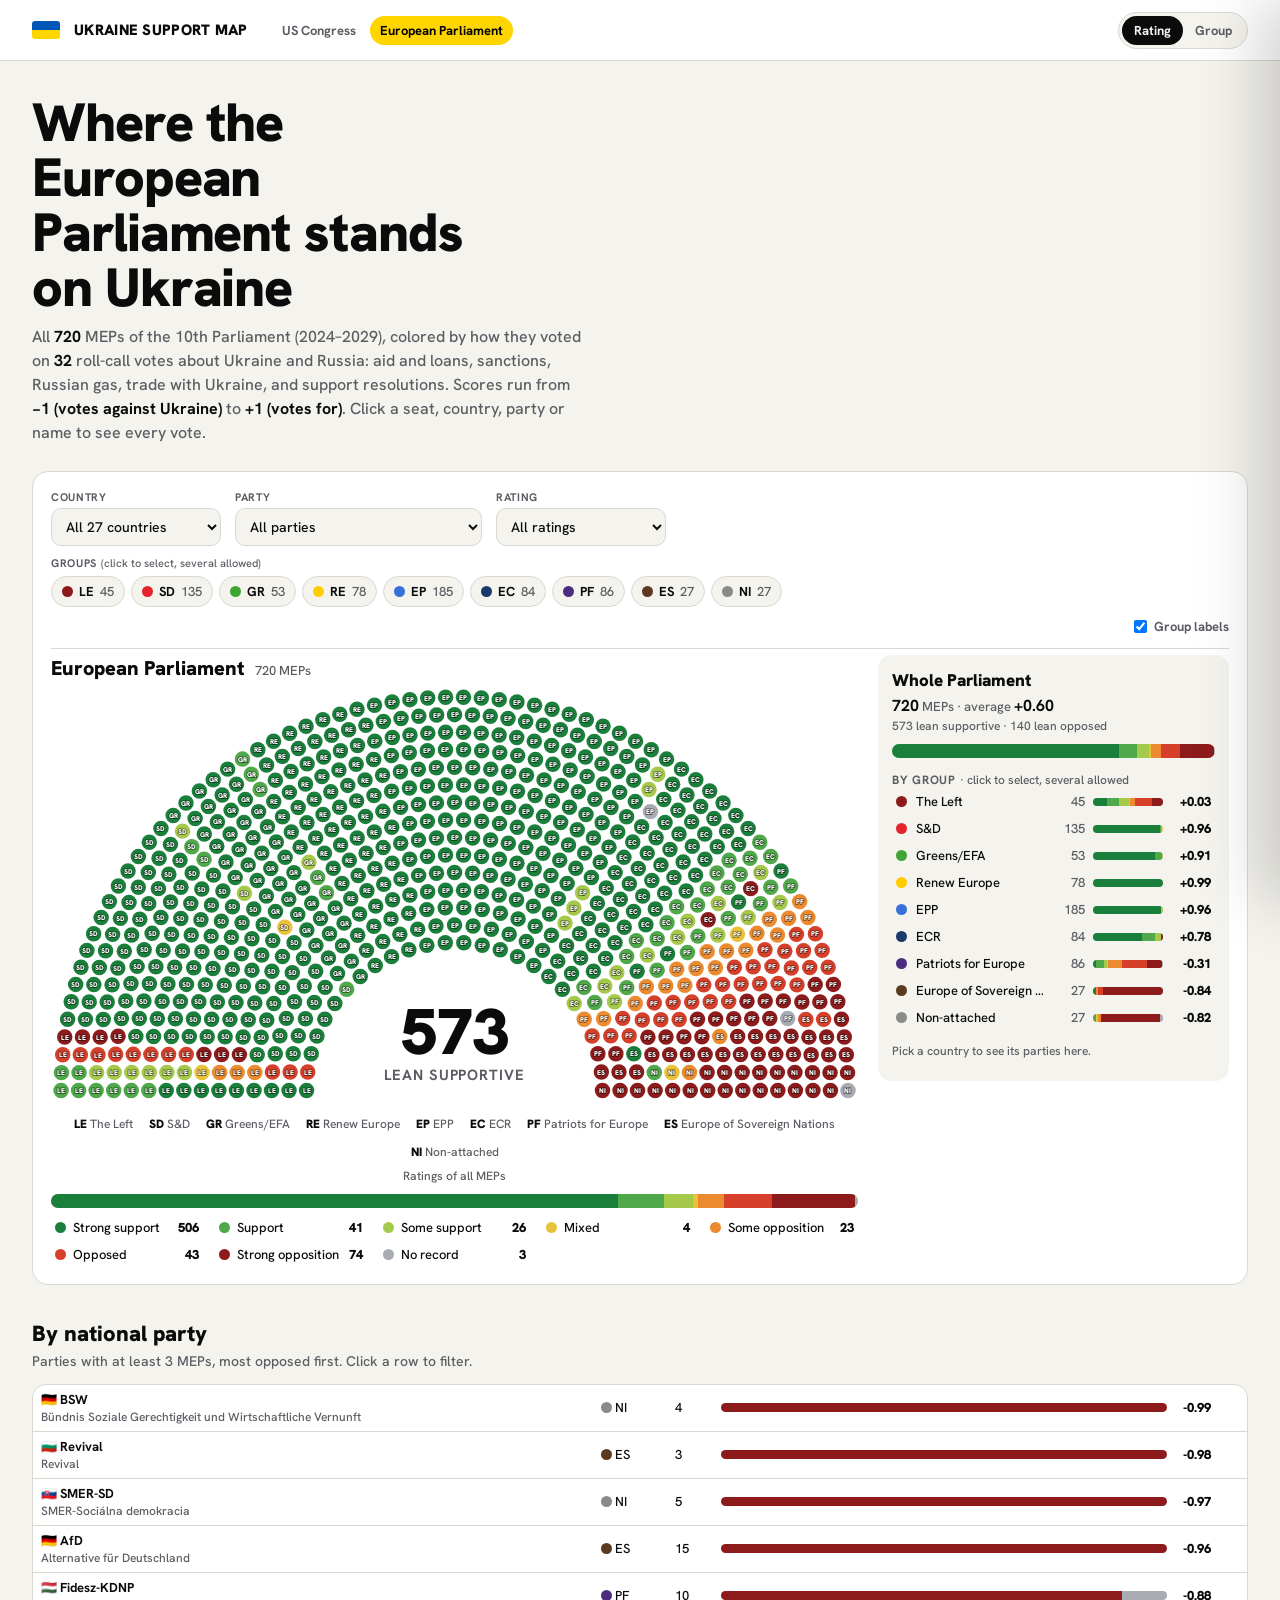
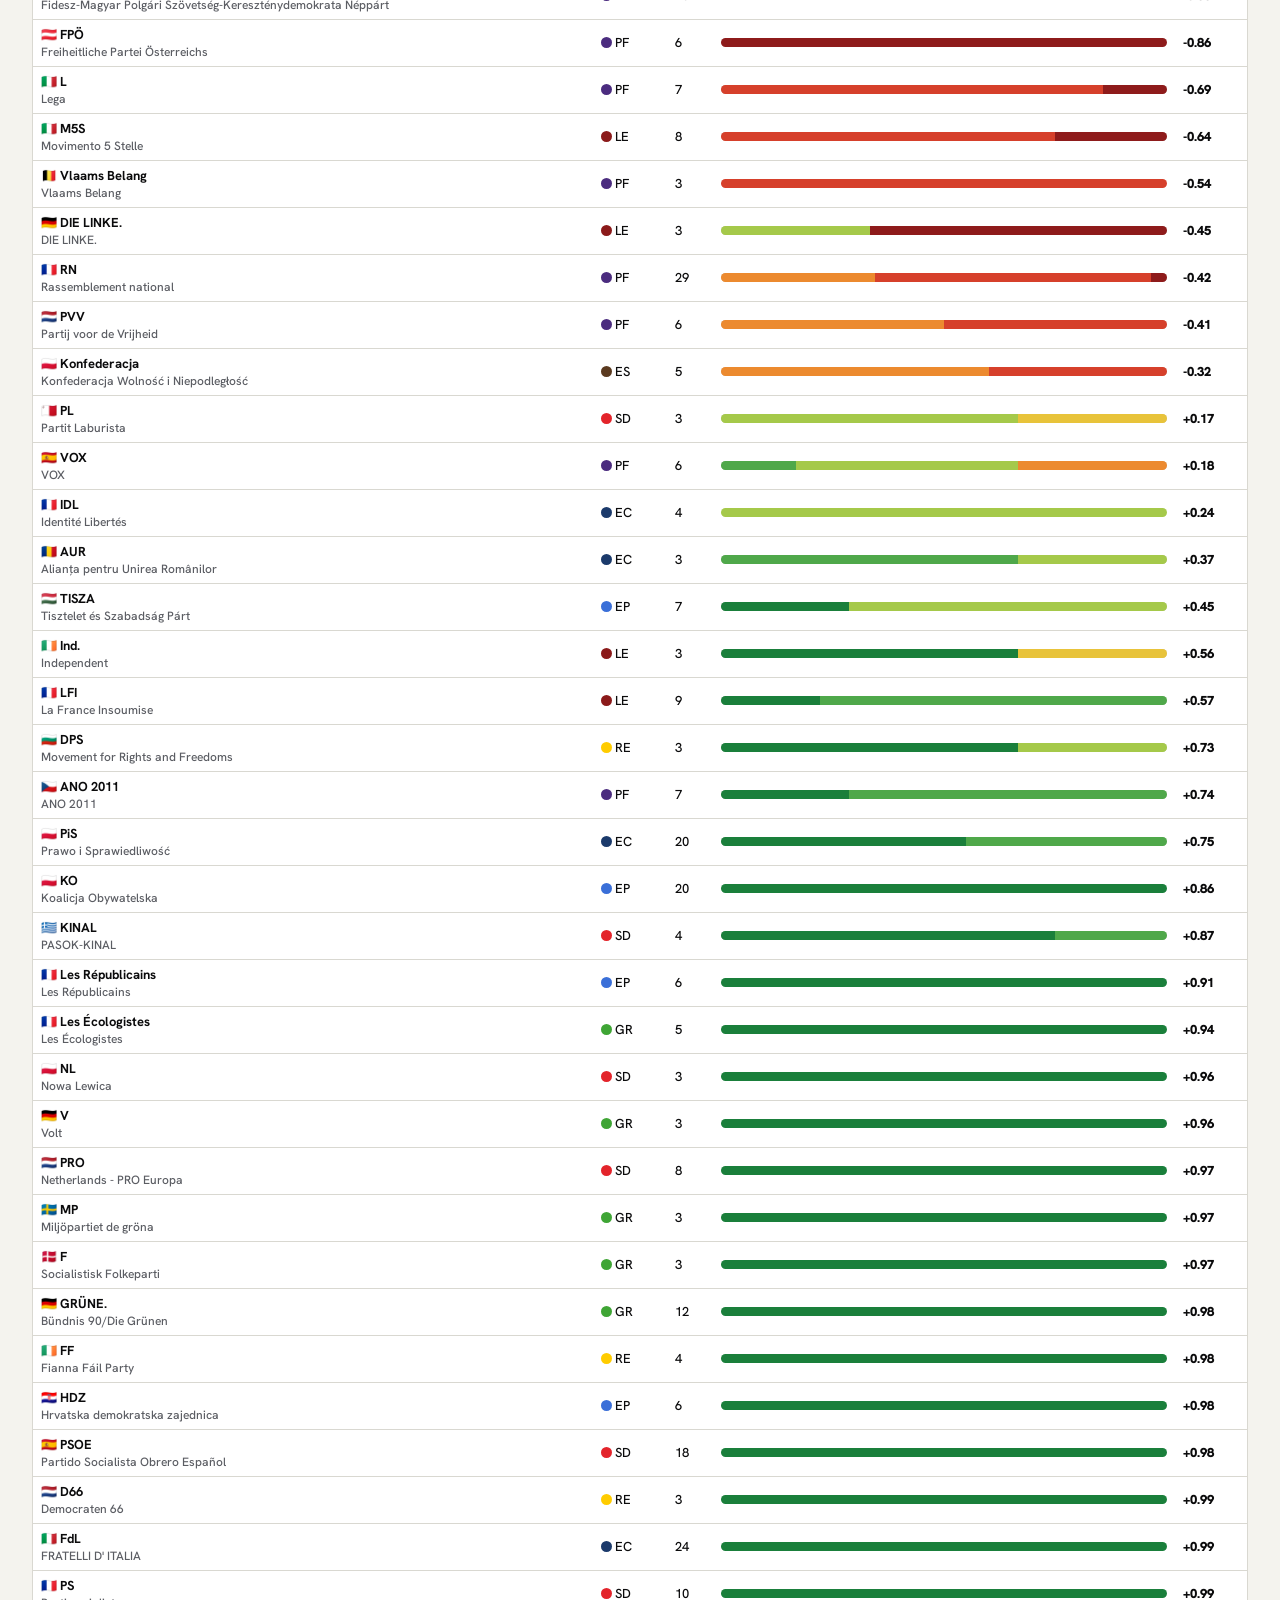
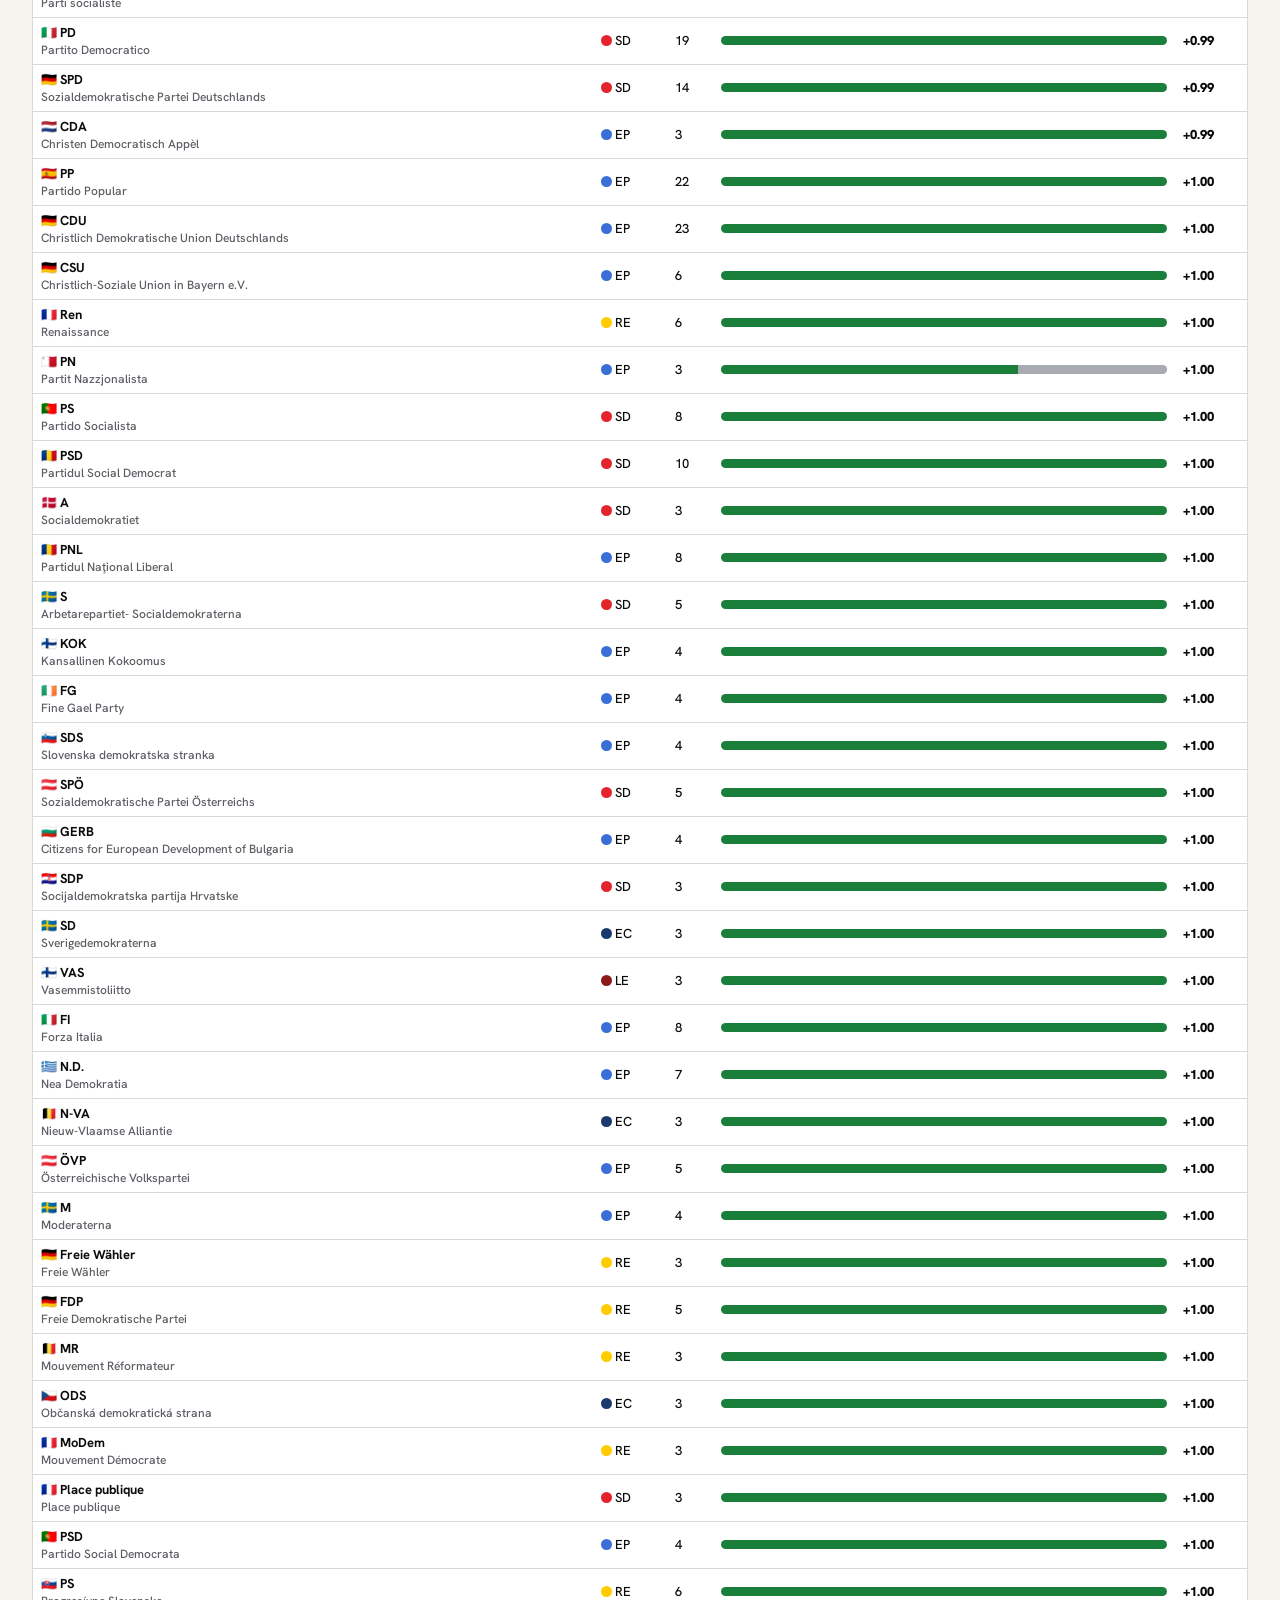
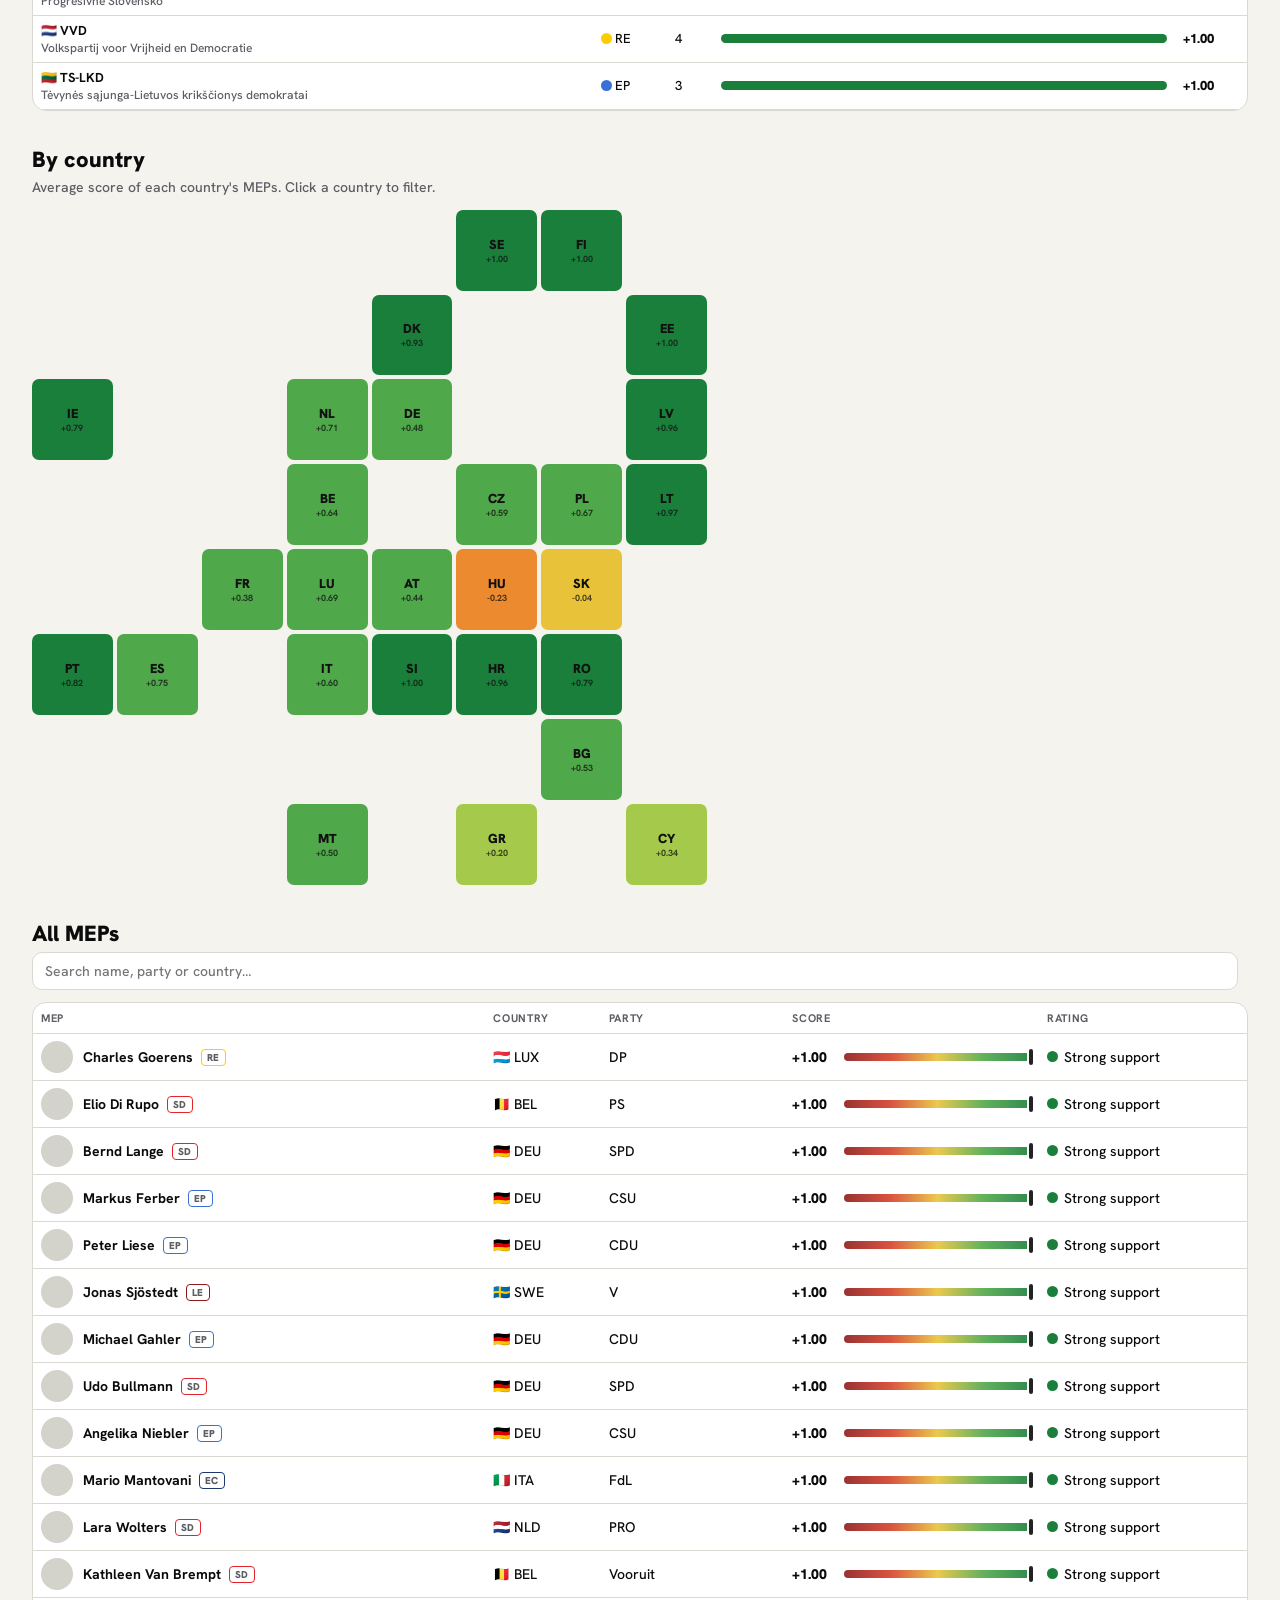
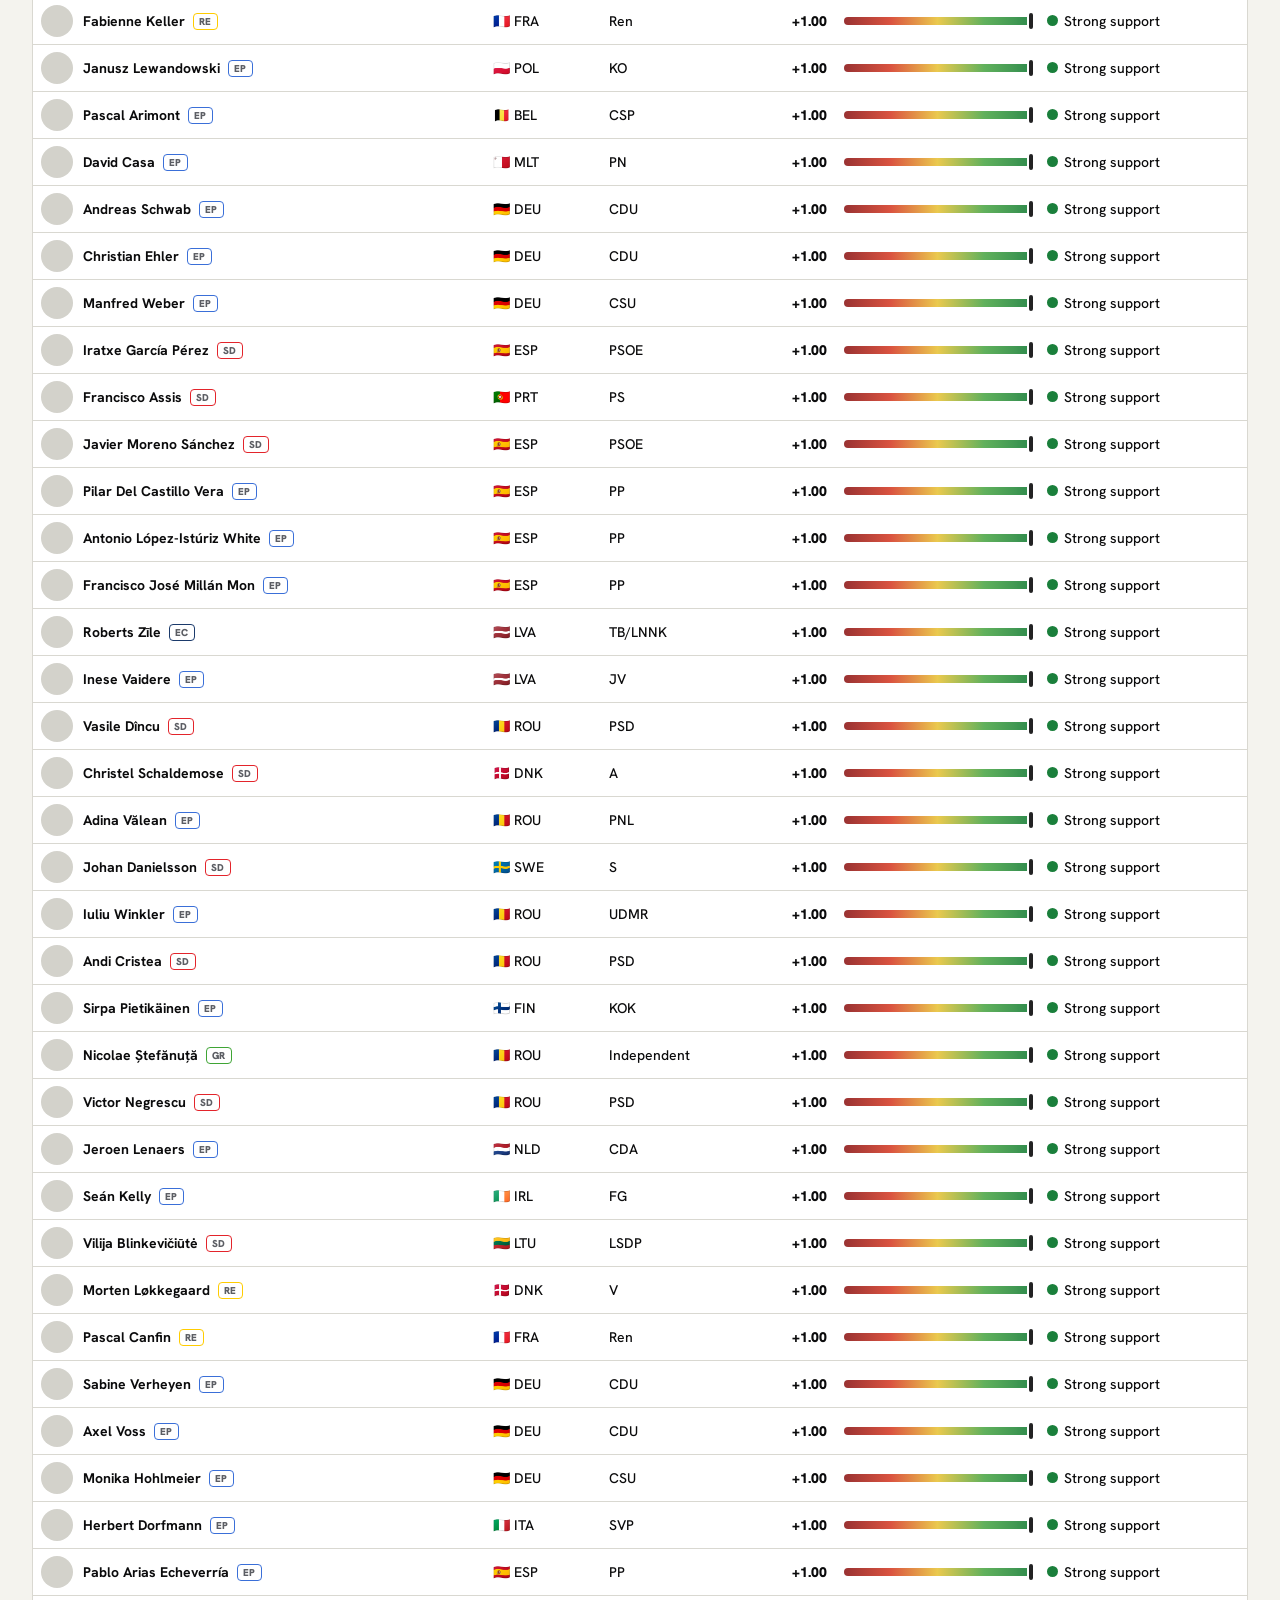
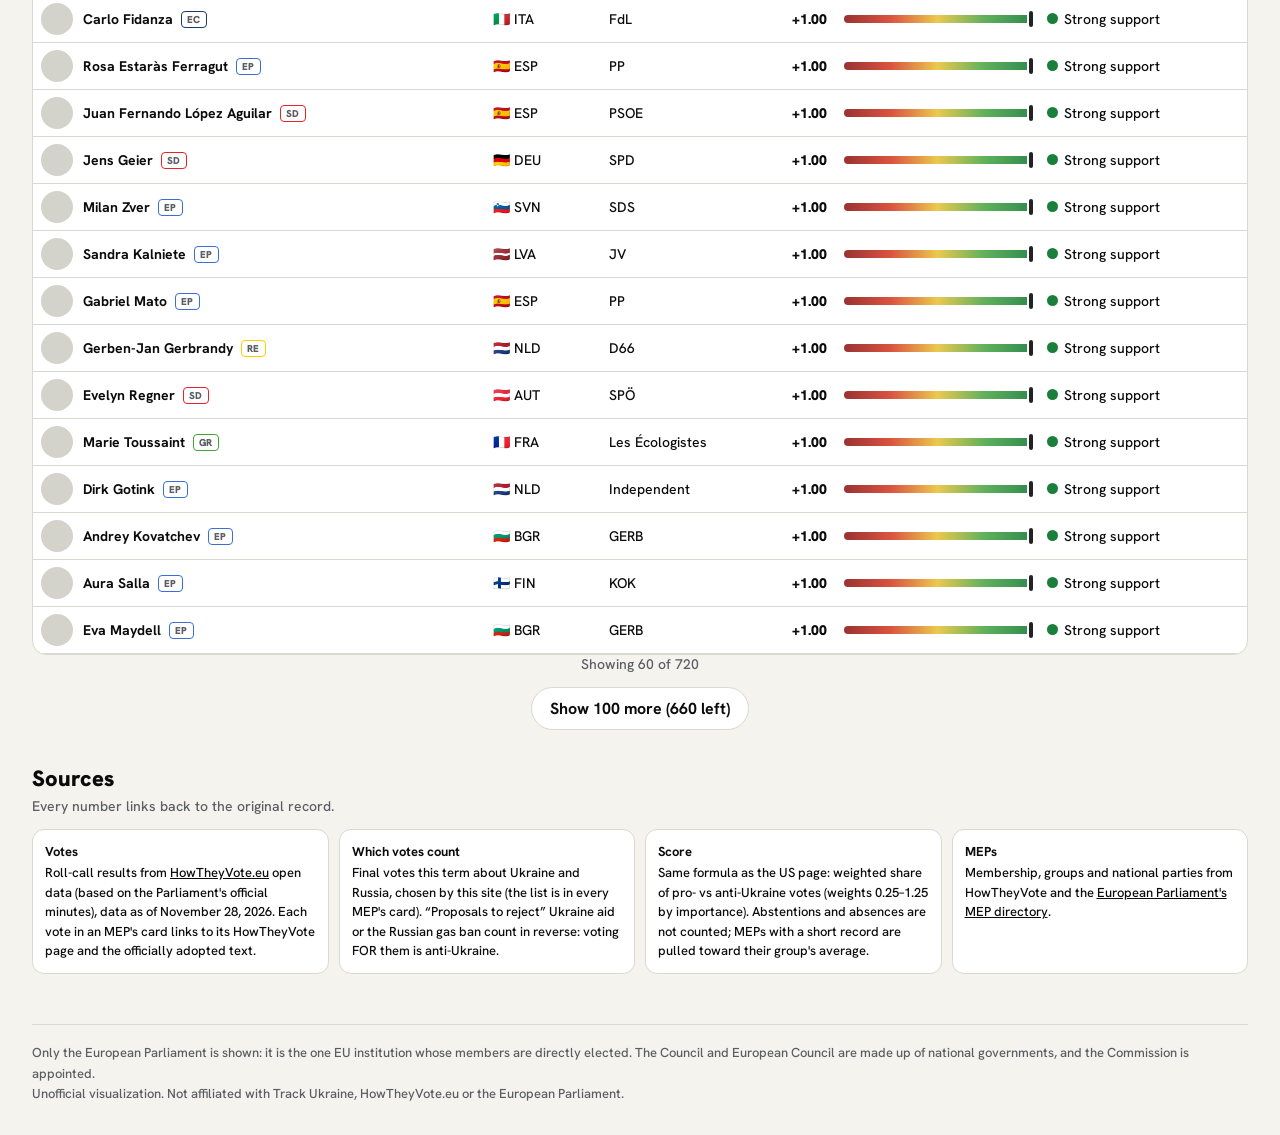
<file: site/eu.html>
<!doctype html>
<html lang="en">
<head>
<meta charset="utf-8">
<meta name="viewport" content="width=device-width, initial-scale=1">
<title>Ukraine Support Map</title>
<meta name="description" content="Every Member of the European Parliament, colored by their votes on Ukraine.">
<link rel="preconnect" href="https://fonts.googleapis.com">
<link href="https://fonts.googleapis.com/css2?family=Hanken+Grotesk:wght@500;700;900&display=swap" rel="stylesheet">
<link rel="stylesheet" href="shared.css">
<style>
:root{--g-GUE_NGL:#8b1a1a;--g-SD:#e3242b;--g-GREEN_EFA:#3fa535;--g-RENEW:#ffcc00;--g-EPP:#3a6fd8;--g-ECR:#1b3a6b;--g-PFE:#4b2c7f;--g-ESN:#5b3a1f;--g-NI:#8a8a8a}
.ctiles{display:grid;grid-template-columns:repeat(9,1fr);gap:4px;max-width:760px}
.fbar{display:flex;flex-wrap:wrap;gap:10px 14px;align-items:flex-end;padding-bottom:12px;margin-bottom:6px;border-bottom:1px solid var(--line)}
.fbar label{display:flex;flex-direction:column;gap:4px;font-size:11px;text-transform:uppercase;letter-spacing:.06em;color:var(--muted);font-weight:700}
.fbar select{font:inherit;font-size:14px;text-transform:none;letter-spacing:0;font-weight:500;padding:8px 10px;border-radius:10px;border:1px solid var(--line);background:var(--bg);color:var(--fg);min-width:170px;max-width:260px}
.fbar .clr{font:inherit;font-size:13px;font-weight:700;padding:8px 12px;border-radius:999px;border:0;background:var(--accent);color:#000;cursor:pointer}
.fbar .flt{flex-direction:row;margin-left:auto;align-items:center;text-transform:none;letter-spacing:0;font-size:13px}
.flegend{flex-direction:row}
.flegend span{padding:2px 4px}
.statcap{font-size:12px;color:var(--muted);text-align:center;margin-top:6px}
.gpick{flex-basis:100%;display:flex;flex-direction:column;gap:6px}
.glab{font-size:11px;text-transform:uppercase;letter-spacing:.06em;color:var(--muted);font-weight:700}.glab i{text-transform:none;letter-spacing:0;font-style:normal;font-weight:500}
#gpills{display:flex;flex-wrap:wrap;gap:6px}
.gpill{font:inherit;font-size:13px;font-weight:700;display:inline-flex;align-items:center;gap:6px;padding:6px 10px;border-radius:999px;border:1px solid var(--line);background:var(--bg);color:var(--fg);cursor:pointer}
.gpill i{font-style:normal;color:var(--muted);font-weight:500}
.gpill .ck{width:15px;height:15px;border-radius:4px;border:1.5px solid var(--muted);display:inline-flex;align-items:center;justify-content:center;font-size:11px;line-height:1}
.gpill[aria-pressed="true"]{border-color:var(--fg)}.gpill[aria-pressed="true"] .ck{background:var(--fg);color:var(--bg);border-color:var(--fg)}
.gpill:disabled{opacity:.35;cursor:default} /* toggle pills: no checkbox drawn, selected = filled */ .gpill .ck{display:none!important} .gpill:hover:not(:disabled){border-color:var(--muted)} .gpill[aria-pressed="true"]{background:var(--fg)!important;color:var(--bg)!important;border-color:var(--fg)!important} .gpill[aria-pressed="true"] i{color:inherit;opacity:.7} .gpill[aria-pressed="true"] b{color:inherit!important} .gpill[aria-pressed="true"] .sw{box-shadow:0 0 0 2px var(--bg)} 
.epgrid{display:grid;grid-template-columns:1fr;gap:20px}
@media (min-width:1250px){.epgrid{grid-template-columns:minmax(0,2.3fr) minmax(320px,1fr);align-items:start}}
.selpanel{background:var(--bg);border-radius:14px;padding:14px;font-size:13px}
.seltitle{font-weight:900;font-size:17px}
.selbig{margin-top:4px;color:var(--muted)} .selbig b{color:var(--fg);font-size:16px}
.selmeta{color:var(--muted);font-size:12px;margin:2px 0 8px}
.selrow{all:unset;box-sizing:border-box;cursor:pointer;display:grid;grid-template-columns:12px minmax(0,1fr) 28px 70px 40px;gap:8px;align-items:center;width:100%;padding:5px 4px;border-radius:6px}
.selrow:hover{background:var(--surface)}
.selrow[aria-pressed="true"]{background:var(--fg);color:var(--bg)}.selrow[aria-pressed="true"] .n{color:inherit;opacity:.7}
.selrow .nm{white-space:nowrap;overflow:hidden;text-overflow:ellipsis}
.selrow .n{text-align:right;color:var(--muted);font-variant-numeric:tabular-nums}
.selrow .bar{margin:0;height:8px}
.selrow .av{text-align:right;font-weight:900;font-variant-numeric:tabular-nums}
</style>
</head>
<body>
<header class="top"><div class="wrap">
  <div class="flag" aria-hidden="true"></div>
  <div class="brand">Ukraine Support Map</div>
  <nav class="nav" aria-label="Region"><a href="./">US Congress</a><a href="eu.html" aria-current="page">European Parliament</a></nav>
  <div class="spacer"></div>
  <div class="seg" role="group" aria-label="Color seats by">
    <button data-color="rating" aria-pressed="true">Rating</button>
    <button data-color="group" aria-pressed="false">Group</button>
  </div>
</div></header>

<main class="wrap">
  <h1>Where the European Parliament stands on Ukraine</h1>
  <p class="lede">All <b id="nMeps">720</b> MEPs of the 10th Parliament (2024–2029), colored by how they voted on <b id="nVotes"></b> roll-call votes about Ukraine and Russia: aid and loans, sanctions, Russian gas, trade with Ukraine, and support resolutions. Scores run from <b>−1 (votes against Ukraine)</b> to <b>+1 (votes for)</b>. Click a seat, country, party or name to see every vote.</p>

  <div class="card">
    <div class="fbar">
      <label>Country <select id="fC" aria-label="Country"><option value="">All 27 countries</option></select></label>
      <label>Party <select id="fP" aria-label="National party"><option value="">All parties</option></select></label>
      <label>Rating <select id="fB" aria-label="Rating"><option value="">All ratings</option></select></label>
      <button class="clr" id="clrAll" hidden>Clear filters ✕</button>
      <div class="gpick"><span class="glab">Groups <i>(click to select, several allowed)</i></span><div id="gpills" role="group" aria-label="Political groups"></div></div>
      <label class="flt"><input type="checkbox" id="fLabels" checked> Group labels</label>
    </div>
    <div class="epgrid">
      <div><h2>European Parliament <span id="epSub"></span></h2>
        <svg class="hemi" id="ep" viewBox="0 0 1200 625"></svg><div class="flegend" id="flegend"></div><div id="epStats"></div></div>
      <aside class="selpanel" id="selpanel"></aside>
    </div>
  </div>


  <section class="blk">
    <h3>By national party</h3>
    <p id="partyNote">Parties with at least 3 MEPs, most opposed first. Click a row to filter.</p>
    <div class="tablewrap"><table class="ptable" id="parties"></table></div>
  </section>

  <section class="blk">
    <h3>By country</h3>
    <p>Average score of each country's MEPs. Click a country to filter.</p>
    <div class="ctiles" id="tiles"></div>
  </section>

  <section class="blk">
    <h3>All MEPs</h3>
    <div class="tools">
      <input id="q" type="search" placeholder="Search name, party or country…" aria-label="Search MEPs">
      <span id="chips"></span>
    </div>
    <div class="tablewrap"><table>
      <thead><tr><th data-k="name">MEP</th><th data-k="country">Country</th><th data-k="party" class="hide-sm">Party</th><th data-k="score">Score</th><th data-k="label" class="hide-sm">Rating</th></tr></thead>
      <tbody id="rows"></tbody>
    </table></div>
    <p class="count" id="count"></p>
    <button class="more" id="more" hidden>Show more</button>
  </section>

  <section class="blk">
    <h3>Sources</h3>
    <p>Every number links back to the original record.</p>
    <div class="sources">
      <div><b>Votes</b>Roll-call results from <a href="https://howtheyvote.eu" target="_blank" rel="noopener">HowTheyVote.eu</a> open data (based on the Parliament's official minutes), data as of <span id="asof"></span>. Each vote in an MEP's card links to its HowTheyVote page and the officially adopted text.</div>
      <div><b>Which votes count</b>Final votes this term about Ukraine and Russia, chosen by this site (the list is in every MEP's card). “Proposals to reject” Ukraine aid or the Russian gas ban count in reverse: voting FOR them is anti-Ukraine.</div>
      <div><b>Score</b>Same formula as the US page: weighted share of pro- vs anti-Ukraine votes (weights 0.25–1.25 by importance). Abstentions and absences are not counted; MEPs with a short record are pulled toward their group's average.</div>
      <div><b>MEPs</b>Membership, groups and national parties from HowTheyVote and the <a href="https://www.europarl.europa.eu/meps/en/home" target="_blank" rel="noopener">European Parliament's MEP directory</a>.</div>
    </div>
  </section>

  <footer>
    Only the European Parliament is shown: it is the one EU institution whose members are directly elected. The Council and European Council are made up of national governments, and the Commission is appointed.<br>
    Unofficial visualization. Not affiliated with Track Ukraine, HowTheyVote.eu or the European Parliament.
  </footer>
</main>

<div id="tip"></div>
<div class="scrim" id="scrim"></div>
<aside id="drawer" aria-hidden="true"><div class="in" id="dIn"></div></aside>

<script>
(async function(){
const BUCKETS=[
  {k:"s3",name:"Strong support",v:"--b3"},{k:"s2",name:"Support",v:"--b2"},{k:"s1",name:"Some support",v:"--b1"},
  {k:"s0",name:"Mixed",v:"--b0"},{k:"o1",name:"Some opposition",v:"--bm1"},{k:"o2",name:"Opposed",v:"--bm2"},
  {k:"o3",name:"Strong opposition",v:"--bm3"},{k:"na",name:"No record",v:"--none"}];
function bucket(s){ if(s==null) return BUCKETS[7];
  if(s>=.75)return BUCKETS[0]; if(s>=.35)return BUCKETS[1]; if(s>=.1)return BUCKETS[2];
  if(s>-.1)return BUCKETS[3]; if(s>-.35)return BUCKETS[4]; if(s>-.75)return BUCKETS[5]; return BUCKETS[6]; }
const css=n=>getComputedStyle(document.documentElement).getPropertyValue(n).trim();
const esc=s=>String(s??"").replace(/[&<>"]/g,c=>({"&":"&amp;","<":"&lt;",">":"&gt;",'"':"&quot;"}[c]));
const fmt=s=>s==null?"—":(s>0?"+":"")+s.toFixed(2);
const flag=iso=>iso&&iso.length===2?String.fromCodePoint(...[...iso.toUpperCase()].map(c=>127397+c.charCodeAt(0))):"";
// EU-27 tile grid [col,row]
const GRID={FIN:[6,0],SWE:[5,0],EST:[7,1],IRL:[0,2],DNK:[4,1],LVA:[7,2],LTU:[7,3],NLD:[3,2],DEU:[4,2],POL:[6,3],BEL:[3,3],LUX:[3,4],CZE:[5,3],SVK:[6,4],FRA:[2,4],AUT:[4,4],HUN:[5,4],ROU:[6,5],PRT:[0,5],ESP:[1,5],ITA:[3,5],SVN:[4,5],HRV:[5,5],BGR:[6,6],MLT:[3,7],GRC:[5,7],CYP:[7,7]};

let data;
try{ data=await (await fetch("eu.json")).json(); }catch(e){ document.querySelector("main").insertAdjacentHTML("afterbegin","<p>Could not load data.</p>"); return; }
const M=data.members, V=data.votes, G=data.groups, C=data.countries, byId=Object.fromEntries(M.map(m=>[m.id,m]));
const GORDER=Object.keys(G);
document.getElementById("nMeps").textContent=M.length;
document.getElementById("nVotes").textContent=V.length;
document.getElementById("asof").textContent=data.dataAsOf?new Date(data.dataAsOf).toLocaleDateString("en-US",{month:"long",day:"numeric",year:"numeric"}):"—";
document.getElementById("epSub").textContent=`${M.length} MEPs`;

let colorBy="rating", fBucket=null, fCountry=null, fGroups=new Set(), fParty=null, selected=null;
const passes=m=>(!fBucket||bucket(m.score).k===fBucket)&&(!fCountry||m.country===fCountry)&&(!fGroups.size||fGroups.has(m.group))&&(!fParty||m.country+"|"+m.party===fParty);
const color=m=>colorBy==="group"?css("--g-"+m.group):css(bucket(m.score).v);
const cname=c=>(C[c]||{}).name||c;

// ---------- hemicycle ----------
function seatPositions(total, rows, r0, r1, cx, cy){
  const radii=[...Array(rows)].map((_,i)=>r0+(r1-r0)*i/(rows-1)), sumR=radii.reduce((a,b)=>a+b,0);
  let counts=radii.map(r=>Math.round(total*r/sumR)); counts[rows-1]+=total-counts.reduce((a,b)=>a+b,0);
  const pts=[];
  radii.forEach((r,i)=>{ const n=counts[i]; for(let j=0;j<n;j++){ const a=Math.PI*(1-(n===1?.5:j/(n-1))); pts.push({x:cx+r*Math.cos(a),y:cy-r*Math.sin(a),a}); } });
  pts.sort((p,q)=>q.a-p.a || Math.hypot(p.x-cx,p.y-cy)-Math.hypot(q.x-cx,q.y-cy));
  return pts;
}
function drawHemi(){
  const svg=document.getElementById("ep"), rDot=11.5;
  const pts=seatPositions(M.length, 15, 220, 585, 600, 600);
  const ms=M.slice().sort((a,b)=>GORDER.indexOf(a.group)-GORDER.indexOf(b.group)||(b.score??-9)-(a.score??-9));
  let h="", t="";
  pts.forEach((p,i)=>{ const m=ms[i]; if(!m) return; const x=p.x.toFixed(1), y=p.y.toFixed(1);
    h+=`<circle cx="${x}" cy="${y}" r="${rDot}" data-id="${m.id}"></circle>`;
    t+=`<text class="fl" data-id="${m.id}" x="${x}" y="${(p.y+rDot*.34).toFixed(1)}" text-anchor="middle" font-size="${(rDot*.9).toFixed(1)}">${(G[m.group]||{}).code||""}</text>`; });
  svg.innerHTML=h+t+`<text class="center-n" x="600" y="545" text-anchor="middle" id="epN"></text><text class="center-l" x="600" y="585" text-anchor="middle" id="epL"></text>`;
}
drawHemi();
document.getElementById("flegend").innerHTML=GORDER.map(k=>`<span><b>${G[k].code}</b>${esc(G[k].name)}</span>`).join("");
const groupsLabel=()=>[...fGroups].map(k=>G[k].code).join(" + ");
const exceptBucket=m=>(!fCountry||m.country===fCountry)&&(!fGroups.size||fGroups.has(m.group))&&(!fParty||m.country+"|"+m.party===fParty);
document.getElementById("fLabels").addEventListener("change",e=>document.getElementById("ep").classList.toggle("nolabels",!e.target.checked));

function paint(){
  document.querySelectorAll("#ep circle[data-id]").forEach(c=>{const m=byId[c.dataset.id]; c.setAttribute("fill",color(m)); c.classList.toggle("hit",passes(m)); c.classList.toggle("sel",selected===m.id);});
  document.querySelectorAll("#ep text.fl").forEach(t=>t.classList.toggle("hit",passes(byId[t.dataset.id])));
  const anyF=!!(fBucket||fCountry||fGroups.size||fParty);
  document.getElementById("ep").classList.toggle("dim",anyF);
  const N=document.getElementById("epN"), L=document.getElementById("epL");
  if(anyF){ N.textContent=M.filter(passes).length; L.textContent=[fGroups.size&&groupsLabel(), fParty&&fParty.split("|")[1], fCountry&&cname(fCountry), fBucket&&BUCKETS.find(b=>b.k===fBucket).name].filter(Boolean).join(" · "); }
  else { N.textContent=M.filter(m=>m.score!=null&&m.score>=.1).length; L.textContent="lean supportive"; }
  const pool=M.filter(exceptBucket);
  const cnt=BUCKETS.map(b=>({b,n:pool.filter(m=>bucket(m.score).k===b.k).length}));
  const bar=cnt.filter(c=>c.n).map(c=>`<i style="width:${c.n/Math.max(1,pool.length)*100}%;background:var(${c.b.v})" title="${c.b.name}: ${c.n}"></i>`).join("");
  const tal=cnt.map(c=>`<button data-b="${c.b.k}" aria-pressed="${fBucket===c.b.k}"><span class="sw" style="background:var(${c.b.v})"></span>${c.b.name}<b>${c.n}</b></button>`).join("");
  document.getElementById("epStats").innerHTML=`<div class="statcap">${anyF&&(fCountry||fGroups.size||fParty)?`Ratings of the ${pool.length} selected MEPs`:"Ratings of all MEPs"}</div><div class="bar">${bar}</div><div class="tally">${tal}</div>`;
  document.querySelectorAll(".seg button").forEach(b=>b.setAttribute("aria-pressed",b.dataset.color===colorBy));
}
document.addEventListener("click",e=>{const b=e.target.closest(".tally button"); if(b){ fBucket=fBucket===b.dataset.b?null:b.dataset.b; fB.value=fBucket||""; refresh(); }});
document.querySelectorAll(".seg button").forEach(b=>b.onclick=()=>{colorBy=b.dataset.color; paint();});
const tip=document.getElementById("tip");
function showTip(html,x,y){ tip.innerHTML=html; tip.style.opacity=1; const w=tip.offsetWidth,h=tip.offsetHeight;
  tip.style.left=Math.min(innerWidth-w-8,Math.max(8,x+14))+"px"; tip.style.top=(y-h-12<8?y+18:y-h-12)+"px"; }
const svg=document.getElementById("ep");
svg.addEventListener("mousemove",e=>{const c=e.target.closest("circle[data-id]"); if(!c){tip.style.opacity=0;return;} const m=byId[c.dataset.id];
  showTip(`<b>${esc(m.name)}</b> ${flag((C[m.country]||{}).iso2)}<br>${esc(G[m.group].name)} · ${esc(m.party)}<br>${esc(m.label)} · ${fmt(m.score)}`,e.clientX,e.clientY);});
svg.addEventListener("mouseleave",()=>tip.style.opacity=0);
svg.addEventListener("click",e=>{const c=e.target.closest("circle[data-id]"); if(c){tip.style.opacity=0; openMember(c.dataset.id);}});

// ---------- filter bar ----------
const fC=document.getElementById("fC"), fP=document.getElementById("fP");
fC.innerHTML+=Object.keys(GRID).map(c=>[c,cname(c)]).sort((a,b)=>a[1].localeCompare(b[1])).map(([c,n])=>`<option value="${c}">${flag((C[c]||{}).iso2)} ${esc(n)} (${M.filter(m=>m.country===c).length})</option>`).join("");
fC.addEventListener("input",()=>{ fCountry=fC.value||null; if(fParty&&fCountry&&!fParty.startsWith(fCountry+"|")) fParty=null; refresh(); });
fP.addEventListener("input",()=>{ fParty=fP.value||null; refresh(); });
document.getElementById("clrAll").onclick=()=>{ fCountry=fParty=fBucket=null; fGroups.clear(); refresh(); };
function syncBar(){
  fC.value=fCountry||""; fB.value=fBucket||"";
  const gbase=M.filter(m=>(!fCountry||m.country===fCountry)&&(!fParty||m.country+"|"+m.party===fParty)&&(!fBucket||bucket(m.score).k===fBucket));
  document.getElementById("gpills").innerHTML=GORDER.map(k=>{const n=gbase.filter(m=>m.group===k).length;
    return `<button class="gpill" data-g="${k}" aria-pressed="${fGroups.has(k)}" ${n?"":"disabled"} title="${esc(G[k].name)}"><span class="ck">${fGroups.has(k)?"✓":""}</span><span class="sw" style="background:var(--g-${k})"></span>${G[k].code} <i>${n}</i></button>`;}).join("");
  // party list follows the chosen country (and group)
  const by={}; M.filter(m=>m.party&&(!fCountry||m.country===fCountry)&&(!fGroups.size||fGroups.has(m.group))).forEach(m=>{const k=m.country+"|"+m.party; by[k]=(by[k]||0)+1;});
  const opts=Object.entries(by).sort((a,b)=>b[1]-a[1]).map(([k,n])=>{const [c,p]=k.split("|"); return `<option value="${esc(k)}">${fCountry?"":flag((C[c]||{}).iso2)+" "}${esc(p)} (${n})</option>`;});
  if(fParty&&!by[fParty]) opts.unshift(`<option value="${esc(fParty)}">${esc(fParty.split("|")[1])}</option>`);
  fP.innerHTML=`<option value="">${fCountry?"All parties in "+esc(cname(fCountry)):"All parties"}</option>`+opts.join(""); fP.value=fParty||"";
  document.getElementById("clrAll").hidden=!(fCountry||fParty||fGroups.size||fBucket);
}
// selection breakdown next to the map
function renderSel(){
  const sel=M.filter(passes), title=[fCountry&&`${flag((C[fCountry]||{}).iso2)} ${cname(fCountry)}`, fGroups.size&&[...fGroups].map(k=>G[k].name).join(" + "), fParty&&fParty.split("|")[1], fBucket&&BUCKETS.find(b=>b.k===fBucket).name].filter(Boolean).join(" · ")||"Whole Parliament";
  // list every group/party available under the other filters, so several can be ticked
  const gPool=M.filter(m=>(!fCountry||m.country===fCountry)&&(!fParty||m.country+"|"+m.party===fParty)&&(!fBucket||bucket(m.score).k===fBucket));
  const pPool=M.filter(m=>(!fCountry||m.country===fCountry)&&(!fGroups.size||fGroups.has(m.group))&&(!fBucket||bucket(m.score).k===fBucket));
  const groupsHere=GORDER.map(k=>({k,ms:gPool.filter(m=>m.group===k)})).filter(x=>x.ms.length);
  const a=avgOf(sel), sup=sel.filter(m=>m.score!=null&&m.score>=.1).length, opp=sel.filter(m=>m.score!=null&&m.score<=-.1).length;
  document.getElementById("selpanel").innerHTML=`<div class="seltitle">${esc(title)}</div>
    <div class="selbig"><b>${sel.length}</b> MEPs · average <b>${fmt(a)}</b></div>
    <div class="selmeta">${sup} lean supportive · ${opp} lean opposed</div>
    <div class="bar">${sel.length?stackBar(sel):""}</div>
    <div class="dsub" style="margin-top:14px">By group <span style="text-transform:none;letter-spacing:0;font-weight:500">· click to select, several allowed</span></div>
    ${groupsHere.map(({k,ms})=>`<button class="selrow" data-g="${k}" aria-pressed="${fGroups.has(k)}"><span class="sw" style="background:var(--g-${k})"></span><span class="nm">${esc(G[k].name)}</span><span class="n">${ms.length}</span><span class="bar">${stackBar(ms)}</span><span class="av">${fmt(avgOf(ms))}</span></button>`).join("")||'<p class="selmeta">No MEPs match.</p>'}
    ${fCountry?`<div class="dsub" style="margin-top:14px">By party in ${esc(cname(fCountry))}</div>${(()=>{const by={}; pPool.forEach(m=>{(by[m.party||"—"]=by[m.party||"—"]||[]).push(m)}); return Object.entries(by).sort((a,b)=>b[1].length-a[1].length).map(([p,ms])=>`<button class="selrow" data-p="${esc(fCountry+"|"+p)}" aria-pressed="${fParty===fCountry+"|"+p}"><span class="sw" style="background:var(--g-${ms[0].group})"></span><span class="nm">${esc(p)}</span><span class="n">${ms.length}</span><span class="bar">${stackBar(ms)}</span><span class="av">${fmt(avgOf(ms))}</span></button>`).join("");})()}`:`<p class="selmeta" style="margin-top:12px">Pick a country to see its parties here.</p>`}`;
}
document.getElementById("selpanel").addEventListener("click",e=>{const b=e.target.closest(".selrow"); if(!b) return;
  if(b.dataset.g) toggleGroup(b.dataset.g); if(b.dataset.p) fParty=fParty===b.dataset.p?null:b.dataset.p; refresh();});

// ---------- groups ----------
function toggleGroup(k){ fGroups.has(k)?fGroups.delete(k):fGroups.add(k); }
document.getElementById("gpills").addEventListener("click",e=>{const b=e.target.closest(".gpill"); if(b&&!b.disabled){ toggleGroup(b.dataset.g); refresh(); }});
function stackBar(ms){ return BUCKETS.map(b=>({b,n:ms.filter(m=>bucket(m.score).k===b.k).length})).filter(c=>c.n).map(c=>`<i style="width:${c.n/ms.length*100}%;background:var(${c.b.v})" title="${c.b.name}: ${c.n}"></i>`).join(""); }
function avgOf(ms){ const s=ms.filter(m=>m.score!=null); return s.length?s.reduce((a,m)=>a+m.score,0)/s.length:null; }

// ---------- national parties ----------
function renderParties(){
  const by={}; M.forEach(m=>{ if(!m.party||(fCountry&&m.country!==fCountry)) return; (by[m.country+"|"+m.party]=by[m.country+"|"+m.party]||[]).push(m); });
  document.getElementById("partyNote").textContent=fCountry?`All parties from ${cname(fCountry)}, most opposed first. Click a row to filter.`:"Parties with at least 3 MEPs, most opposed first. Click a row to filter.";
  const rows=Object.entries(by).filter(([,ms])=>fCountry||ms.length>=3).map(([k,ms])=>({k,ms,avg:avgOf(ms)})).sort((a,b)=>(a.avg??9)-(b.avg??9));
  document.getElementById("parties").innerHTML=rows.map(({k,ms,avg})=>{const [c,p]=k.split("|"); const g=ms[0].group;
    return `<tr data-p="${esc(k)}" aria-pressed="${fParty===k}"><td>${flag((C[c]||{}).iso2)} <b>${esc(p)}</b><br><span style="color:var(--muted);font-size:12px">${esc(ms[0].partyName)}</span></td>
      <td class="hide-sm"><span class="sw" style="display:inline-block;background:var(--g-${g});vertical-align:-1px"></span> ${esc(G[g].code)}</td>
      <td>${ms.length}</td><td style="width:38%"><div class="bar">${stackBar(ms)}</div></td><td style="font-weight:900;font-variant-numeric:tabular-nums">${fmt(avg)}</td></tr>`;}).join("");
}
document.getElementById("parties").addEventListener("click",e=>{const tr=e.target.closest("tr[data-p]"); if(tr){ fParty=fParty===tr.dataset.p?null:tr.dataset.p; refresh(); }});

// ---------- countries ----------
function renderTiles(){
  const cells={};
  for(const [c,[x,y]] of Object.entries(GRID)){ const ms=M.filter(m=>m.country===c); const a=avgOf(ms);
    cells[y*9+x]=`<div class="tile${fCountry===c?" sel":""}" data-c="${c}" style="background:${a==null?css("--none"):css(bucket(a).v)}" title="${esc(cname(c))}: ${fmt(a)} (${ms.length} MEPs)">${(C[c]||{}).iso2||c}<small>${fmt(a)}</small></div>`; }
  let h=""; for(let i=0;i<72;i++) h+=cells[i]||"<div></div>";
  document.getElementById("tiles").innerHTML=h;
}
document.getElementById("tiles").addEventListener("click",e=>{const t=e.target.closest(".tile"); if(t){ fCountry=fCountry===t.dataset.c?null:t.dataset.c; refresh(); }});

// ---------- table ----------
const fB=document.getElementById("fB"); fB.innerHTML+=BUCKETS.map(b=>`<option value="${b.k}">${b.name}</option>`).join("");
fB.addEventListener("input",()=>{fBucket=fB.value||null; refresh();});
let sortK="score", sortDir=-1, limit=60;
function renderTable(reset){
  if(reset) limit=60;
  const q=document.getElementById("q").value.trim().toLowerCase();
  const list=M.filter(m=>passes(m)&&(!q||m.name.toLowerCase().includes(q)||m.party.toLowerCase().includes(q)||cname(m.country).toLowerCase().includes(q)))
    .sort((a,b)=>{let x=a[sortK],y=b[sortK]; if(sortK==="score"){x=x??-9;y=y??-9;} if(sortK==="name"){x=a.last;y=b.last;} return (x>y?1:x<y?-1:0)*sortDir;});
  document.getElementById("rows").innerHTML=list.slice(0,limit).map(m=>{const b=bucket(m.score);
    return `<tr data-id="${m.id}"><td><div class="who"><img loading="lazy" src="${esc(m.photo)}" alt="" onerror="this.replaceWith(Object.assign(document.createElement('span'),{className:'ph'}))"><div><b>${esc(m.name)}</b> <span class="fb X" style="border-color:var(--g-${m.group})">${G[m.group].code}</span></div></div></td>
      <td>${flag((C[m.country]||{}).iso2)} ${m.country}</td><td class="hide-sm">${esc(m.party)}</td>
      <td><div style="display:flex;align-items:center;gap:10px"><span style="font-weight:900;min-width:42px;font-variant-numeric:tabular-nums">${fmt(m.score)}</span>${m.score==null?"":`<div class="meter" style="flex:1"><i style="left:${(m.score+1)/2*100}%"></i></div>`}</div></td>
      <td class="hide-sm"><span class="lbl"><span class="sw" style="background:var(${b.v})"></span>${esc(m.label)}</span></td></tr>`;}).join("")
    || `<tr><td colspan="5" style="color:var(--muted);padding:20px">No MEPs match.</td></tr>`;
  const shown=Math.min(limit,list.length), left=list.length-shown;
  document.getElementById("count").textContent=list.length?`Showing ${shown} of ${list.length}`:"";
  const more=document.getElementById("more"); more.hidden=left<=0; more.textContent=`Show ${Math.min(100,left)} more (${left} left)`;
  const chips=[]; if(fCountry) chips.push(["c",cname(fCountry)]); if(fParty) chips.push(["p",fParty.split("|")[1]]); fGroups.forEach(k=>chips.push(["g:"+k,G[k].name]));
  document.getElementById("chips").innerHTML=chips.map(([k,t])=>`<button class="chip" data-clr="${k}">${esc(t)} ✕</button>`).join(" ");
}
document.getElementById("chips").addEventListener("click",e=>{const b=e.target.closest("[data-clr]"); if(!b) return; const k=b.dataset.clr;
  if(k==="c") fCountry=null; if(k==="p") fParty=null; if(k.startsWith("g:")) fGroups.delete(k.slice(2)); refresh();});
document.getElementById("more").onclick=()=>{limit+=100; renderTable();};
document.getElementById("q").addEventListener("input",()=>renderTable(true));
document.querySelectorAll("th[data-k]").forEach(th=>th.onclick=()=>{const k=th.dataset.k; if(sortK===k) sortDir*=-1; else {sortK=k; sortDir=k==="score"?-1:1;} renderTable();});
document.getElementById("rows").addEventListener("click",e=>{const tr=e.target.closest("tr[data-id]"); if(tr) openMember(tr.dataset.id);});
function refresh(){ syncBar(); paint(); renderSel(); renderParties(); renderTiles(); renderTable(true); }

// ---------- drawer ----------
const drawer=document.getElementById("drawer"), scrim=document.getElementById("scrim");
function closeDrawer(){drawer.classList.remove("open"); scrim.classList.remove("on"); drawer.setAttribute("aria-hidden","true"); selected=null; paint(); if(location.hash) history.replaceState(null,"",location.pathname);}
scrim.onclick=closeDrawer; document.addEventListener("keydown",e=>{if(e.key==="Escape") closeDrawer();});
function openMember(id){
  const m=byId[id]; if(!m) return; selected=id; paint();
  const b=bucket(m.score), link=(u,t)=>u?`<a href="${esc(u)}" target="_blank" rel="noopener">${t}</a>`:"";
  const castName={F:"For",A:"Against",B:"Abstained",N:"Did not vote"};
  const votes=m.votes.map(([i,val,cast])=>({v:V[i],val,cast}));
  const dot=val=>`<span class="dot" style="background:${val>0?css("--b2"):val<0?css("--bm2"):css("--none")}"></span>`;
  let wp=0,wa=0; votes.forEach(({v,val})=>{if(val>0)wp+=v.weight; else if(val<0)wa+=v.weight;});
  const pro=votes.filter(x=>x.val>0).length, anti=votes.filter(x=>x.val<0).length, abst=votes.filter(x=>x.cast==="B").length, nv=votes.filter(x=>x.cast==="N").length;
  const vHtml=votes.map(({v,val,cast})=>`<li>${dot(val)}<span><b>${esc(v.label)}</b><br>
    <span class="d">Voted <b>${castName[cast]}</b> · ${val>0?"pro-Ukraine":val<0?"anti-Ukraine":"not counted"} · weight ${v.weight}${v.dir==="anti"?" · voting FOR = anti-Ukraine":""}</span>
    ${v.auto?`<span class="fix">⚠ Added automatically and not reviewed yet: whether FOR is pro- or anti-Ukraine was guessed by a simple rule.</span>`:""}
    <span class="why">Result: ${v.for} for, ${v.against} against, ${v.abst} abstained · ${esc(v.title)}</span>
    <span class="src">${link(v.htv,"Vote on HowTheyVote.eu ↗")}${link(v.ta,"Adopted text ↗")}</span></span><span class="d">${v.date}</span></li>`).join("");
  document.getElementById("dIn").innerHTML=`<button class="x" aria-label="Close" id="dx">×</button>
    <div class="dhead"><img src="${esc(m.photo)}" alt="" onerror="this.replaceWith(Object.assign(document.createElement('span'),{className:'ph'}))"><div><h4>${esc(m.name)}</h4>
      <div>${flag((C[m.country]||{}).iso2)} ${esc(cname(m.country))} · <span class="sw" style="display:inline-block;background:var(--g-${m.group});vertical-align:-1px"></span> ${esc(G[m.group].name)}</div>
      <div>${esc(m.partyName)}${m.party&&m.party!==m.partyName?` (${esc(m.party)})`:""}</div></div></div>
    <div class="big"><b style="color:${css(b.v)}">${esc(m.label)}</b><span>score ${fmt(m.score)}</span></div>
    ${m.score==null?"":`<div class="meter"><i style="left:${(m.score+1)/2*100}%"></i></div>`}
    <p style="color:var(--muted);font-size:13px;margin:12px 0 0">${pro} pro-Ukraine votes · ${anti} anti-Ukraine · ${abst} abstentions · ${nv} did not vote</p>
    <details class="math"><summary>How this score was calculated</summary>
      <p>Pro-Ukraine weight <b>${wp.toFixed(2)}</b> − anti-Ukraine weight <b>${wa.toFixed(2)}</b>, divided by total <b>${(wp+wa).toFixed(2)}</b> = <b>${fmt(m.raw)}</b>.</p>
      ${m.tier!=="full"&&m.score!=null?`<p>Only ${m.n} counted votes, so the score is blended toward the ${esc(G[m.group].name)} average (${fmt(m.prior)}) → <b>${fmt(m.score)}</b>.</p>`:""}
      ${m.score==null?`<p>Fewer than 2 counted votes, so no score is shown (for example, the President of Parliament does not vote, and MEPs who joined recently have few votes).</p>`:""}
      <p>Abstentions and absences are not counted, the same rule as the US page.</p></details>
    <div class="dsub">Ukraine votes (${votes.length})</div>
    <ul class="vl">${vHtml||'<li><span></span><span style="color:var(--muted)">No tracked votes during this MEP\'s term.</span><span></span></li>'}</ul>
    <p style="margin-top:18px;font-size:13px">${link(m.web,"Profile on europarl.europa.eu ↗")} · ${link(`https://howtheyvote.eu/members/${m.id}`,"All votes on HowTheyVote.eu ↗")}</p>`;
  document.getElementById("dx").onclick=closeDrawer;
  drawer.classList.add("open"); scrim.classList.add("on"); drawer.setAttribute("aria-hidden","false"); drawer.scrollTop=0;
  history.replaceState(null,"","#"+id);
}
refresh();
if(location.hash.length>1) openMember(location.hash.slice(1));
addEventListener("hashchange",()=>{const id=location.hash.slice(1); if(id&&id!==selected) openMember(id);});
matchMedia("(prefers-color-scheme: dark)").addEventListener("change",()=>{paint();renderTiles();});
})();
</script>
</body>
</html>
</file>
<file: site/shared.css>
:root{
  --bg:#f4f3ee; --surface:#ffffff; --fg:#0b0b0c; --muted:#5b5d63; --line:#d9d8d1; --accent:#ffd500; --ua-blue:#0057b7;
  --dem:#2457d6; --rep:#c8312f; --ind:#7a7a7a; --empty:#d3d2cb; --none:#a9abb2;
  --b3:#1a7f3b; --b2:#4fa84a; --b1:#a5c94a; --b0:#e8c33a; --bm1:#ec8a2f; --bm2:#d6402b; --bm3:#8e1b1b;
  color-scheme:light;
}
@media (prefers-color-scheme:dark){:root:not([data-theme="light"]){
  --bg:#0e0f12; --surface:#17191e; --fg:#eceef2; --muted:#9196a1; --line:#2a2d35; --empty:#2c2f37; --none:#5d616b; color-scheme:dark;
}}
:root[data-theme="dark"]{--bg:#0e0f12; --surface:#17191e; --fg:#eceef2; --muted:#9196a1; --line:#2a2d35; --empty:#2c2f37; --none:#5d616b; color-scheme:dark;}
*{box-sizing:border-box}
html,body{margin:0;background:var(--bg);color:var(--fg);font-family:"Hanken Grotesk",system-ui,sans-serif;font-weight:500;-webkit-font-smoothing:antialiased}
a{color:inherit}
.wrap{max-width:1680px;margin:0 auto;padding:0 16px}
@media (min-width:1100px){.wrap{padding:0 32px}}
header.top{border-bottom:1px solid var(--line);background:var(--surface)}
header.top .wrap{display:flex;align-items:center;gap:14px;min-height:60px;flex-wrap:wrap}
.flag{width:28px;height:18px;border-radius:3px;background:linear-gradient(var(--ua-blue) 50%,var(--accent) 50%);flex:none}
.brand{font-weight:900;letter-spacing:.02em;text-transform:uppercase;font-size:15px}
.brand small{font-weight:500;text-transform:none;color:var(--muted);letter-spacing:0;margin-left:8px}
.spacer{flex:1}
.seg{display:inline-flex;border:1px solid var(--line);border-radius:999px;padding:3px;background:var(--bg)}
.seg button{border:0;background:transparent;color:var(--muted);font:inherit;font-weight:700;font-size:13px;padding:6px 12px;border-radius:999px;cursor:pointer}
.seg button[aria-pressed="true"]{background:var(--fg);color:var(--bg)}
h1{font-size:clamp(30px,5vw,54px);line-height:1.02;font-weight:900;letter-spacing:-.02em;margin:34px 0 10px;max-width:16ch}
.lede{color:var(--muted);max-width:62ch;margin:0 0 26px;line-height:1.5}
.lede b{color:var(--fg)}
.chambers{display:grid;grid-template-columns:1fr;gap:18px}
.chambers #houseStats,.chambers #senStats{max-width:900px;margin:0 auto}
.hemi text.fl{pointer-events:none;font-weight:900;fill:#fff;stroke:rgba(0,0,0,.55);stroke-width:2.2px;paint-order:stroke;transition:opacity .15s}
.hemi.dim text.fl:not(.hit){opacity:.13}
.hemi.nolabels text.fl{display:none}
.flt{margin-left:auto;font-size:13px;font-weight:700;color:var(--muted);display:flex;align-items:center;gap:6px;cursor:pointer}
.flegend{display:flex;flex-wrap:wrap;gap:4px 14px;justify-content:center;font-size:12px;color:var(--muted);margin:6px 0 4px}
.flegend b{color:var(--fg);font-weight:900;margin-right:3px}


.card{background:var(--surface);border:1px solid var(--line);border-radius:16px;padding:18px}
.card h2{margin:0;font-size:20px;font-weight:900;display:flex;align-items:baseline;gap:10px}
.card h2 span{font-size:13px;color:var(--muted);font-weight:500}
.hemi{width:100%;height:auto;display:block;margin-top:6px;touch-action:manipulation}
.hemi circle{cursor:pointer;transition:opacity .15s}
.hemi.dim circle:not(.hit){opacity:.13}
.hemi circle.sel{stroke:var(--fg);stroke-width:4}
.hemi .center-n{font-size:96px;font-weight:900;fill:var(--fg)}
.hemi .center-l{font-size:22px;fill:var(--muted);font-weight:700;letter-spacing:.06em;text-transform:uppercase}
.bar{display:flex;height:14px;border-radius:7px;overflow:hidden;margin:10px 0 8px;background:var(--empty)}
.bar i{display:block;height:100%}
.tally{display:grid;grid-template-columns:repeat(auto-fill,minmax(130px,1fr));gap:4px 12px;font-size:13px}
.tally button{all:unset;cursor:pointer;display:flex;align-items:center;gap:7px;padding:3px 4px;border-radius:6px}
.tally button:hover,.tally button[aria-pressed="true"]{background:var(--bg)}
.tally b{font-weight:900;margin-left:auto;font-variant-numeric:tabular-nums}
.sw{width:11px;height:11px;border-radius:50%;flex:none}
.partysplit{margin-top:14px;display:grid;gap:8px}
.partysplit .row{display:grid;grid-template-columns:28px 1fr 38px;align-items:center;gap:8px;font-size:12px;font-weight:700}
.partysplit .bar{margin:0;height:10px}
.partysplit .row span:last-child{color:var(--muted);text-align:right;font-variant-numeric:tabular-nums}
section.blk{margin-top:34px}
section.blk>h3{font-size:22px;font-weight:900;margin:0 0 4px}
section.blk>p{margin:0 0 14px;color:var(--muted);font-size:14px}
.tiles{display:grid;grid-template-columns:repeat(12,1fr);gap:4px;max-width:760px}
.tile{aspect-ratio:1;border-radius:7px;display:flex;flex-direction:column;align-items:center;justify-content:center;font-weight:900;font-size:13px;color:#111;cursor:pointer;border:2px solid transparent;user-select:none}
.tile small{font-size:9px;font-weight:700;opacity:.75}
.tile.sel{border-color:var(--fg)}
@media (max-width:560px){.tile{font-size:10px;border-radius:4px}.tile small{display:none}}
.tools{display:flex;gap:10px;flex-wrap:wrap;align-items:center;margin-bottom:12px}
.tools input,.tools select{font:inherit;font-size:14px;padding:9px 12px;border-radius:10px;border:1px solid var(--line);background:var(--surface);color:var(--fg);min-width:0}
.tools input{flex:1 1 220px}
.chip{display:inline-flex;align-items:center;gap:6px;background:var(--accent);color:#000;font-weight:700;font-size:13px;padding:6px 10px;border-radius:999px;border:0;cursor:pointer}
table{width:100%;border-collapse:collapse;font-size:14px}
th{font-size:11px;text-transform:uppercase;letter-spacing:.06em;color:var(--muted);text-align:left;padding:8px 8px;border-bottom:1px solid var(--line);cursor:pointer;white-space:nowrap;user-select:none}
td{padding:7px 8px;border-bottom:1px solid var(--line);vertical-align:middle}
tbody tr{cursor:pointer}
tbody tr:hover{background:var(--surface)}
.who{display:flex;align-items:center;gap:10px}
.who img,.who .ph{width:32px;height:32px;border-radius:50%;object-fit:cover;background:var(--empty);flex:none}
.pp{display:inline-block;font-size:11px;font-weight:900;padding:2px 6px;border-radius:5px;color:#fff}
.pp.D{background:var(--dem)}.pp.R{background:var(--rep)}.pp.I{background:var(--ind)}
.meter{position:relative;height:8px;border-radius:4px;background:linear-gradient(90deg,var(--bm3),var(--bm2),var(--b0),var(--b2),var(--b3));min-width:90px;opacity:.9}
.meter i{position:absolute;top:-4px;width:4px;height:16px;border-radius:2px;background:var(--fg);transform:translateX(-50%);box-shadow:0 0 0 2px var(--surface)}
.lbl{display:inline-flex;align-items:center;gap:6px;white-space:nowrap}
.hide-sm{}
@media (max-width:640px){.hide-sm{display:none}}
.tablewrap{overflow-x:auto;background:var(--surface);border:1px solid var(--line);border-radius:14px}
[hidden]{display:none!important}
.count{text-align:center;color:var(--muted);font-size:13px;margin:12px 0 0}
.more{display:block;margin:8px auto 0;font:inherit;font-weight:700;padding:10px 18px;border-radius:999px;border:1px solid var(--line);background:var(--surface);color:var(--fg);cursor:pointer}
#tip{position:fixed;pointer-events:none;z-index:30;background:var(--fg);color:var(--bg);padding:8px 10px;border-radius:9px;font-size:13px;line-height:1.35;max-width:240px;opacity:0;transition:opacity .1s}
#tip b{font-weight:900}
/* drawer */
#drawer{position:fixed;inset:0 0 0 auto;width:min(460px,100%);background:var(--surface);border-left:1px solid var(--line);z-index:40;transform:translateX(100%);transition:transform .22s ease;overflow-y:auto;box-shadow:-20px 0 60px rgba(0,0,0,.18)}
#drawer.open{transform:none}
#drawer .in{padding:20px 18px 40px}
#drawer .x{position:sticky;top:0;float:right;border:0;background:var(--bg);color:var(--fg);width:36px;height:36px;border-radius:50%;font-size:20px;cursor:pointer}
.dhead{display:flex;gap:14px;align-items:center;margin-top:4px}
.dhead img,.dhead .ph{width:76px;height:76px;border-radius:14px;object-fit:cover;background:var(--empty)}
.dhead h4{margin:0;font-size:22px;font-weight:900;line-height:1.1}
.dhead div div{color:var(--muted);font-size:13px;margin-top:4px}
.big{margin:18px 0 6px;display:flex;align-items:baseline;gap:10px}
.big b{font-size:28px;font-weight:900}
.big span{color:var(--muted);font-size:13px}
.vl{list-style:none;margin:10px 0 0;padding:0;font-size:13px}
.vl li{display:grid;grid-template-columns:14px 1fr auto;gap:8px;padding:7px 0;border-bottom:1px solid var(--line);align-items:start}
.vl li .d{color:var(--muted);font-size:11px;white-space:nowrap}
.vl .dot{width:10px;height:10px;border-radius:50%;margin-top:4px}
.dsub{font-size:12px;text-transform:uppercase;letter-spacing:.06em;color:var(--muted);margin:20px 0 0;font-weight:700}
.vl .src{display:flex;flex-wrap:wrap;gap:4px 12px;margin-top:3px;font-size:12px}
.vl .src a{color:var(--ua-blue);text-decoration:none;font-weight:700}
:root[data-theme="dark"] .vl .src a{color:var(--accent)}
@media (prefers-color-scheme:dark){:root:not([data-theme="light"]) .vl .src a{color:var(--accent)}}
.vl .src a:hover{text-decoration:underline}
.vl .why{display:block;margin-top:3px;font-size:11px;line-height:1.4;color:var(--muted)}
.vl li>span{min-width:0;overflow-wrap:anywhere}
#drawer{overflow-x:hidden}
.vl .fix{display:block;margin-top:4px;font-size:12px;line-height:1.4;color:var(--fg);background:color-mix(in srgb,var(--accent) 22%,transparent);border-radius:6px;padding:5px 7px}
.math{margin-top:14px;background:var(--bg);border-radius:10px;padding:10px 12px;font-size:13px}
.math summary{cursor:pointer;font-weight:700}
.math p{margin:8px 0 0;color:var(--muted);line-height:1.5}
.math b{color:var(--fg)}
.cards{display:grid;gap:10px;margin-top:10px}
.card-img{display:grid;grid-template-columns:110px 1fr;gap:12px;align-items:start;text-decoration:none;background:var(--bg);border-radius:12px;padding:8px;font-size:12px;line-height:1.4;color:var(--muted)}
.card-img img{width:110px;height:110px;object-fit:cover;border-radius:8px;display:block}
.card-img b{color:var(--fg)}
.nocard{font-size:13px;color:var(--muted);margin:8px 0 0;line-height:1.5}
.srcbtns{display:flex;flex-wrap:wrap;gap:8px;margin-top:10px}
.sbtn{font:inherit;font-size:13px;font-weight:700;padding:8px 12px;border-radius:999px;border:1px solid var(--line);background:var(--accent);color:#000;text-decoration:none;cursor:pointer}
.sbtn+.sbtn{background:var(--bg);color:var(--fg)}
.hint{font-size:12px;color:var(--muted);margin:6px 0 0}
.igb{font-size:11px;font-weight:900;background:var(--accent);color:#000;border-radius:5px;padding:1px 5px;margin-left:4px}
.sources{display:grid;grid-template-columns:repeat(auto-fit,minmax(240px,1fr));gap:10px;margin-top:10px}
.sources div{background:var(--surface);border:1px solid var(--line);border-radius:12px;padding:12px;font-size:13px;line-height:1.5}
.sources b{display:block;color:var(--fg);margin-bottom:2px}
:root{--new:#c9cdd6}
@media (prefers-color-scheme:dark){:root:not([data-theme="light"]){--new:#8f96a3}}
:root{--tu-green:#1fa34a;--tu-yellow:#f5d000;--tu-red:#d92626;--tu-blue:#2563eb}
.tunote{background:var(--surface);border:1px solid var(--line);border-left:4px solid var(--accent);border-radius:10px;padding:10px 14px;font-size:13px;line-height:1.5;color:var(--muted);margin:0 0 16px}
.tunote b{color:var(--fg)}
.fb{display:inline-block;font-size:10px;font-weight:900;letter-spacing:.03em;padding:1px 5px;border-radius:4px;margin-left:4px;vertical-align:1px;border:1px solid currentColor}
.fb.D{color:var(--dem)}.fb.R{color:var(--rep)}.fb.X{color:var(--muted)}
.fb.dsa{background:#c8102e;color:#fff;border-color:#c8102e}
.tuv{display:inline-block;font-size:10px;font-weight:900;padding:1px 5px;border-radius:4px;margin-left:4px;color:#000}
.factions{display:grid;grid-template-columns:repeat(auto-fill,minmax(270px,1fr));gap:10px}
.fcard{all:unset;box-sizing:border-box;cursor:pointer;background:var(--surface);border:1px solid var(--line);border-radius:14px;padding:12px 14px;display:block}
.fcard[aria-pressed="true"]{outline:2px solid var(--fg)}
.fcard h4{margin:0;font-size:15px;font-weight:900;display:flex;align-items:center;gap:6px}
.fcard .meta{font-size:12px;color:var(--muted);margin-top:2px}
.fcard .bar{margin:8px 0 4px;height:10px}
.fcard .avg{font-size:12px;color:var(--muted)}
.fcard .avg b{color:var(--fg)}
.fside{font-size:11px;text-transform:uppercase;letter-spacing:.06em;color:var(--muted);font-weight:700;grid-column:1/-1;margin-top:6px}
footer{margin:50px 0 30px;color:var(--muted);font-size:13px;line-height:1.6;border-top:1px solid var(--line);padding-top:18px}
.scrim{position:fixed;inset:0;background:rgba(0,0,0,.25);z-index:35;opacity:0;pointer-events:none;transition:opacity .2s}
.scrim.on{opacity:1;pointer-events:auto}

.nav{display:inline-flex;gap:4px;margin-left:10px}
.nav a{font-size:13px;font-weight:700;color:var(--muted);text-decoration:none;padding:6px 10px;border-radius:999px}
.nav a[aria-current="page"]{background:var(--accent);color:#000}
.ptable{width:100%;border-collapse:collapse;font-size:13px}
.ptable td{padding:6px 8px;border-bottom:1px solid var(--line)}
.ptable tr{cursor:pointer}
.ptable tr[aria-pressed="true"] td{background:var(--bg)}
.ptable .bar{margin:0;height:9px;min-width:80px}

.seg+.seg{margin-left:8px}
@media (max-width:700px){header.top .seg{font-size:12px}#cseg button{padding:6px 8px}}

/* wide screens: House and Senate side by side, tighter lede */
@media (min-width:1400px){
  .chambers.us{grid-template-columns:minmax(0,1.55fr) minmax(0,1fr);align-items:start}
  .chambers.us .tally{grid-template-columns:repeat(auto-fill,minmax(150px,1fr))}
  h1{max-width:none}
  .lede{max-width:90ch}
  .factions{grid-template-columns:repeat(auto-fill,minmax(300px,1fr))}
  .tiles{max-width:900px}
}

/* multi-select pills (shared by both pages) */
.glab{font-size:11px;text-transform:uppercase;letter-spacing:.06em;color:var(--muted);font-weight:700}.glab i{text-transform:none;letter-spacing:0;font-style:normal;font-weight:500}
.gpill{font:inherit;font-size:13px;font-weight:700;display:inline-flex;align-items:center;gap:6px;padding:6px 10px;border-radius:999px;border:1px solid var(--line);background:var(--bg);color:var(--fg);cursor:pointer}
.gpill i{font-style:normal;color:var(--muted);font-weight:500}
.gpill b{font-weight:900}
.gpill .ck{width:15px;height:15px;border-radius:4px;border:1.5px solid var(--muted);display:inline-flex;align-items:center;justify-content:center;font-size:11px;line-height:1}
.gpill[aria-pressed="true"]{border-color:var(--fg)}.gpill[aria-pressed="true"] .ck{background:var(--fg);color:var(--bg);border-color:var(--fg)}
.gpill:disabled{opacity:.35;cursor:default}
.gpill.clrf{background:var(--accent);color:#000;border-color:var(--accent)}
.flegend{flex-direction:column;align-items:center;gap:8px}
.fpills{display:flex;flex-wrap:wrap;gap:6px;justify-content:center}
.statcap{font-size:12px;color:var(--muted);text-align:center;margin-top:8px}

/* toggle pills: no checkbox drawn, selected = filled */
.gpill .ck{display:none!important}
.gpill:hover:not(:disabled){border-color:var(--muted)}
.gpill[aria-pressed="true"]{background:var(--fg)!important;color:var(--bg)!important;border-color:var(--fg)!important}
.gpill[aria-pressed="true"] i{color:inherit;opacity:.7}
.gpill[aria-pressed="true"] .sw{box-shadow:0 0 0 2px var(--bg)}

.gpill[aria-pressed="true"] b{color:inherit!important}
</file>
